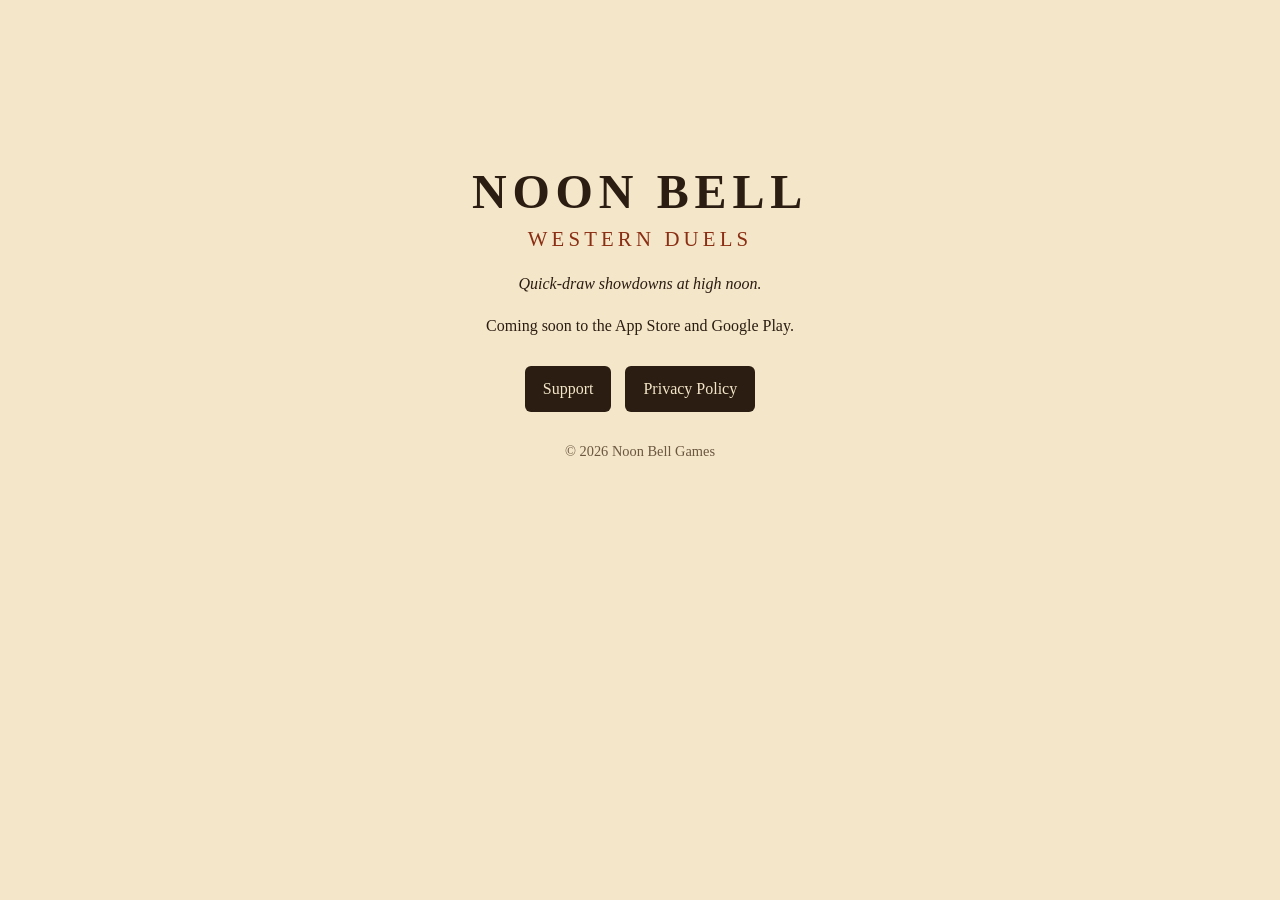
<file: index.html>
<!DOCTYPE html>
<html lang="en">
<head>
<meta charset="utf-8">
<meta name="viewport" content="width=device-width, initial-scale=1">
<title>Noon Bell Games</title>
<link rel="stylesheet" href="/style.css">
</head>
<body>
<main class="home">
<h1 class="title">NOON BELL</h1>
<p class="tag">Western Duels</p>
<p class="sub">Quick-draw showdowns at high noon.</p>
<p>Coming soon to the App Store and Google Play.</p>
<nav>
<a href="/support">Support</a>
<a href="/privacy">Privacy Policy</a>
</nav>
<p class="muted small">© 2026 Noon Bell Games</p>
</main>
</body>
</html>
</file>
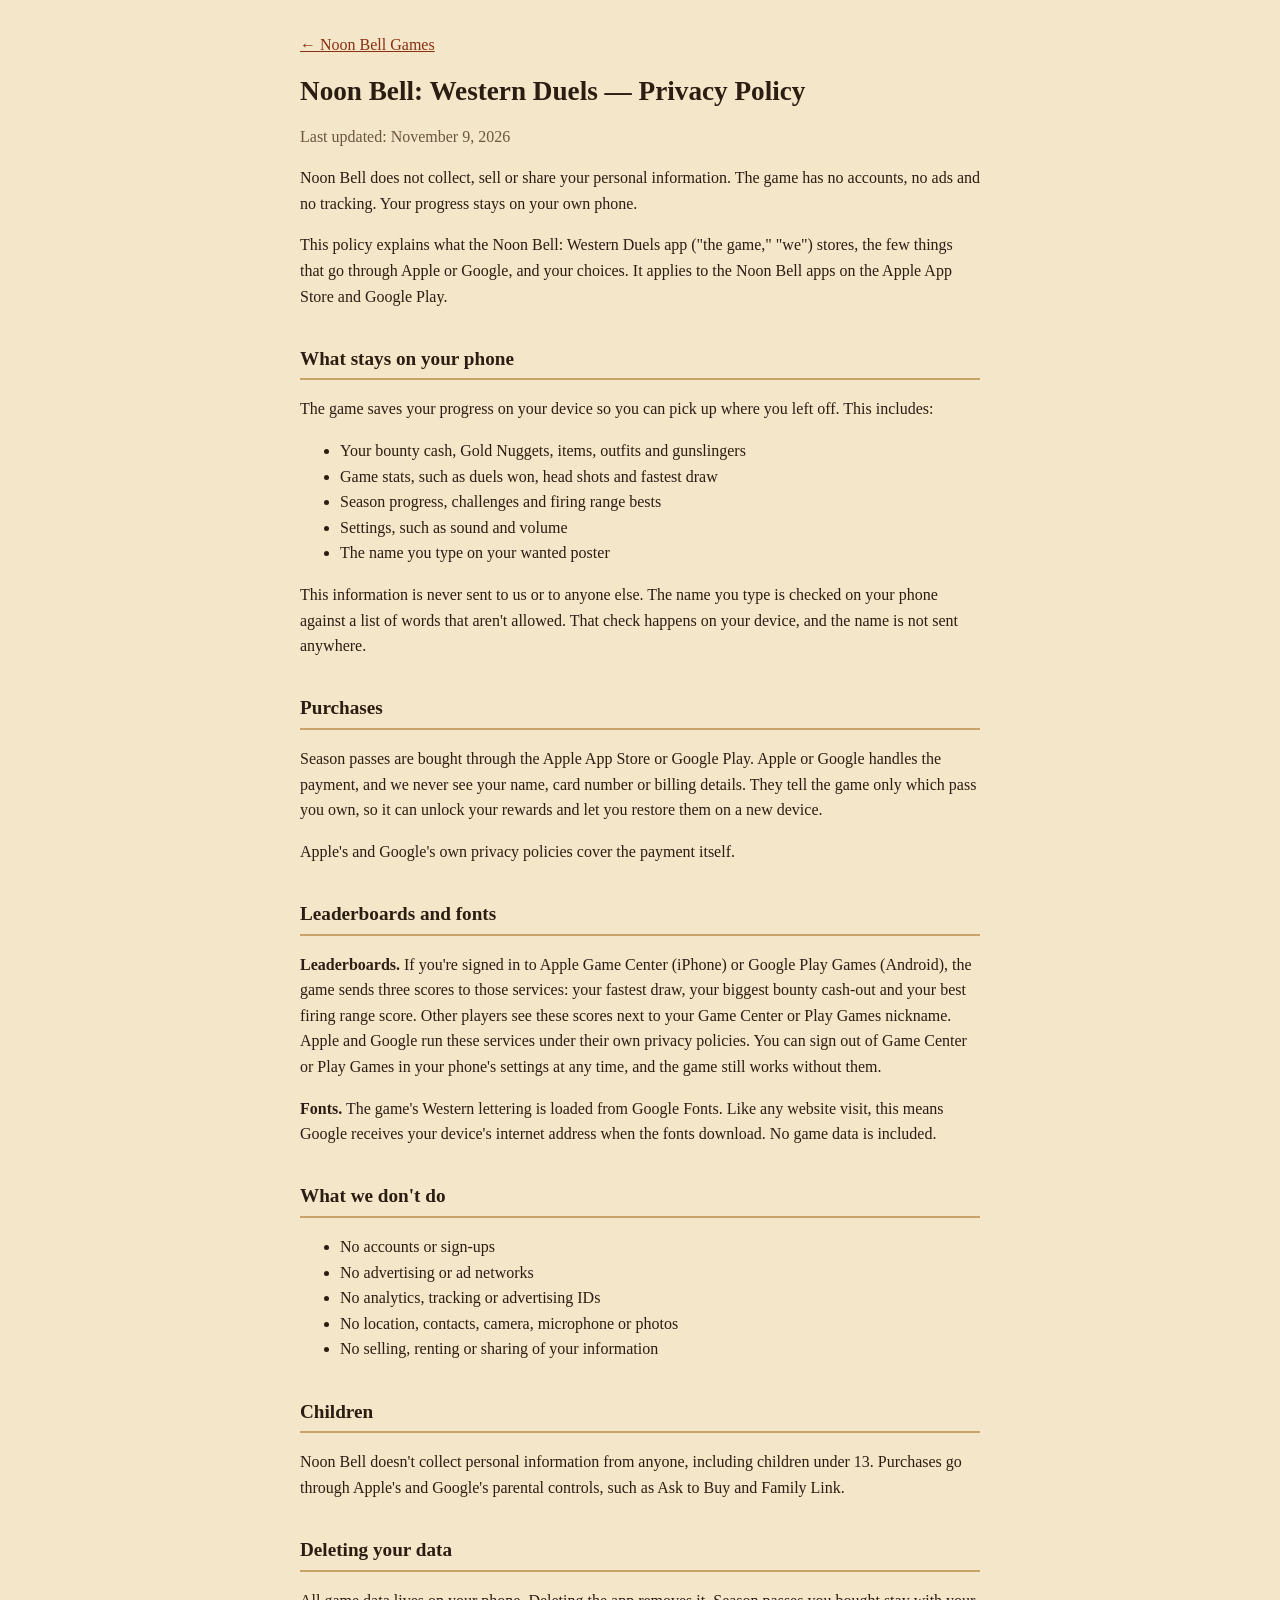
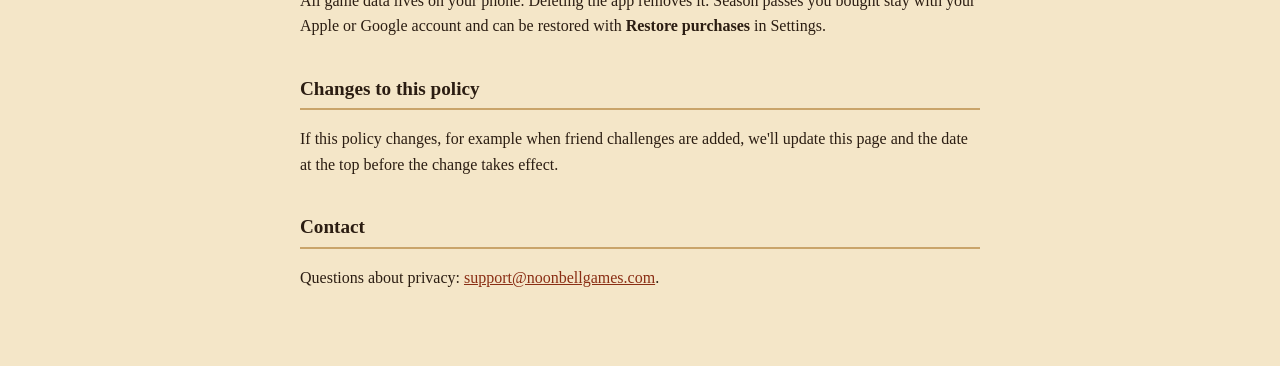
<file: privacy.html>
<!DOCTYPE html>
<html lang="en">
<head>
<meta charset="utf-8">
<meta name="viewport" content="width=device-width, initial-scale=1">
<title>Privacy Policy — Noon Bell: Western Duels</title>
<link rel="stylesheet" href="/style.css">
</head>
<body>
<main>
<p class="back"><a href="/">← Noon Bell Games</a></p>
<h1>Noon Bell: Western Duels — Privacy Policy</h1>
<p class="muted">Last updated: November 9, 2026</p>

<p>Noon Bell does not collect, sell or share your personal information. The game has no accounts, no ads and no tracking. Your progress stays on your own phone.</p>
<p>This policy explains what the Noon Bell: Western Duels app ("the game," "we") stores, the few things that go through Apple or Google, and your choices. It applies to the Noon Bell apps on the Apple App Store and Google Play.</p>

<h2>What stays on your phone</h2>
<p>The game saves your progress on your device so you can pick up where you left off. This includes:</p>
<ul>
<li>Your bounty cash, Gold Nuggets, items, outfits and gunslingers</li>
<li>Game stats, such as duels won, head shots and fastest draw</li>
<li>Season progress, challenges and firing range bests</li>
<li>Settings, such as sound and volume</li>
<li>The name you type on your wanted poster</li>
</ul>
<p>This information is never sent to us or to anyone else. The name you type is checked on your phone against a list of words that aren't allowed. That check happens on your device, and the name is not sent anywhere.</p>

<h2>Purchases</h2>
<p>Season passes are bought through the Apple App Store or Google Play. Apple or Google handles the payment, and we never see your name, card number or billing details. They tell the game only which pass you own, so it can unlock your rewards and let you restore them on a new device.</p>
<p>Apple's and Google's own privacy policies cover the payment itself.</p>

<h2>Leaderboards and fonts</h2>
<p><strong>Leaderboards.</strong> If you're signed in to Apple Game Center (iPhone) or Google Play Games (Android), the game sends three scores to those services: your fastest draw, your biggest bounty cash-out and your best firing range score. Other players see these scores next to your Game Center or Play Games nickname. Apple and Google run these services under their own privacy policies. You can sign out of Game Center or Play Games in your phone's settings at any time, and the game still works without them.</p>
<p><strong>Fonts.</strong> The game's Western lettering is loaded from Google Fonts. Like any website visit, this means Google receives your device's internet address when the fonts download. No game data is included.</p>

<h2>What we don't do</h2>
<ul>
<li>No accounts or sign-ups</li>
<li>No advertising or ad networks</li>
<li>No analytics, tracking or advertising IDs</li>
<li>No location, contacts, camera, microphone or photos</li>
<li>No selling, renting or sharing of your information</li>
</ul>

<h2>Children</h2>
<p>Noon Bell doesn't collect personal information from anyone, including children under 13. Purchases go through Apple's and Google's parental controls, such as Ask to Buy and Family Link.</p>

<h2>Deleting your data</h2>
<p>All game data lives on your phone. Deleting the app removes it. Season passes you bought stay with your Apple or Google account and can be restored with <strong>Restore purchases</strong> in Settings.</p>

<h2>Changes to this policy</h2>
<p>If this policy changes, for example when friend challenges are added, we'll update this page and the date at the top before the change takes effect.</p>

<h2>Contact</h2>
<p>Questions about privacy: <a href="mailto:support@noonbellgames.com">support@noonbellgames.com</a>.</p>
</main>
</body>
</html>
</file>
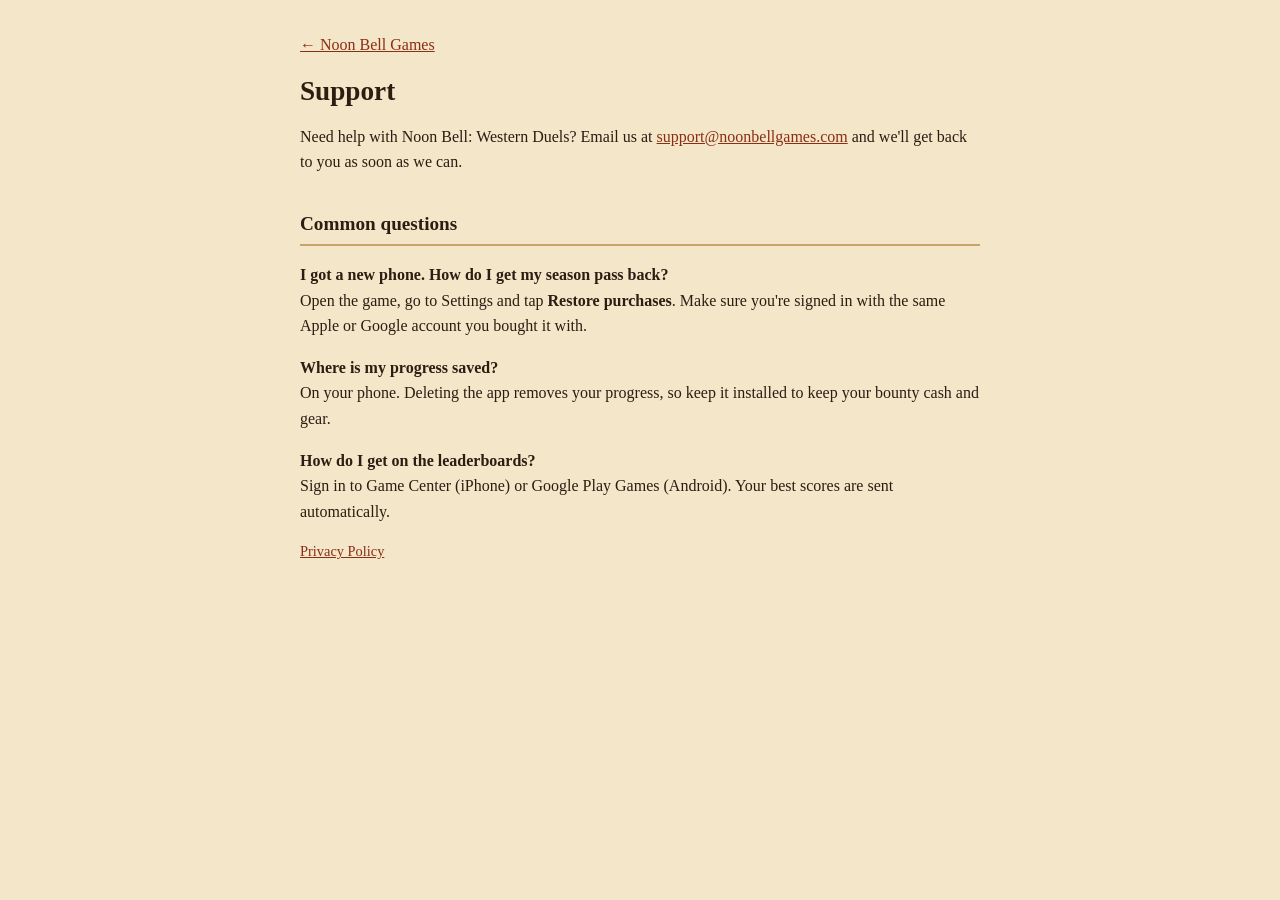
<file: support.html>
<!DOCTYPE html>
<html lang="en">
<head>
<meta charset="utf-8">
<meta name="viewport" content="width=device-width, initial-scale=1">
<title>Support — Noon Bell: Western Duels</title>
<link rel="stylesheet" href="/style.css">
</head>
<body>
<main>
<p class="back"><a href="/">← Noon Bell Games</a></p>
<h1>Support</h1>
<p>Need help with Noon Bell: Western Duels? Email us at <a href="mailto:support@noonbellgames.com">support@noonbellgames.com</a> and we'll get back to you as soon as we can.</p>

<h2>Common questions</h2>
<p><strong>I got a new phone. How do I get my season pass back?</strong><br>
Open the game, go to Settings and tap <strong>Restore purchases</strong>. Make sure you're signed in with the same Apple or Google account you bought it with.</p>
<p><strong>Where is my progress saved?</strong><br>
On your phone. Deleting the app removes your progress, so keep it installed to keep your bounty cash and gear.</p>
<p><strong>How do I get on the leaderboards?</strong><br>
Sign in to Game Center (iPhone) or Google Play Games (Android). Your best scores are sent automatically.</p>

<p class="muted small"><a href="/privacy">Privacy Policy</a></p>
</main>
</body>
</html>
</file>
<file: style.css>
body{margin:0;background:#f4e6c8;color:#2b1d12;font-family:Georgia,"Times New Roman",serif;line-height:1.6}
main{max-width:680px;margin:0 auto;padding:32px 20px 60px}
h1{font-size:1.7rem;line-height:1.25;margin:.2em 0 .3em}
h2{font-size:1.2rem;margin:1.8em 0 .4em;border-bottom:2px solid #c9a46a;padding-bottom:4px}
a{color:#8a2e14}
.muted{color:#6b5640}.small{font-size:.9rem}
.back{margin:0 0 16px}
.home{text-align:center;padding-top:18vh}
.title{font-size:3rem;letter-spacing:.12em;margin:0}
.tag{font-size:1.3rem;letter-spacing:.2em;text-transform:uppercase;margin:0 0 12px;color:#8a2e14}
.sub{font-style:italic}
nav{display:flex;gap:14px;justify-content:center;margin:28px 0}
nav a{background:#2b1d12;color:#f4e6c8;text-decoration:none;padding:10px 18px;border-radius:6px}
</file>
